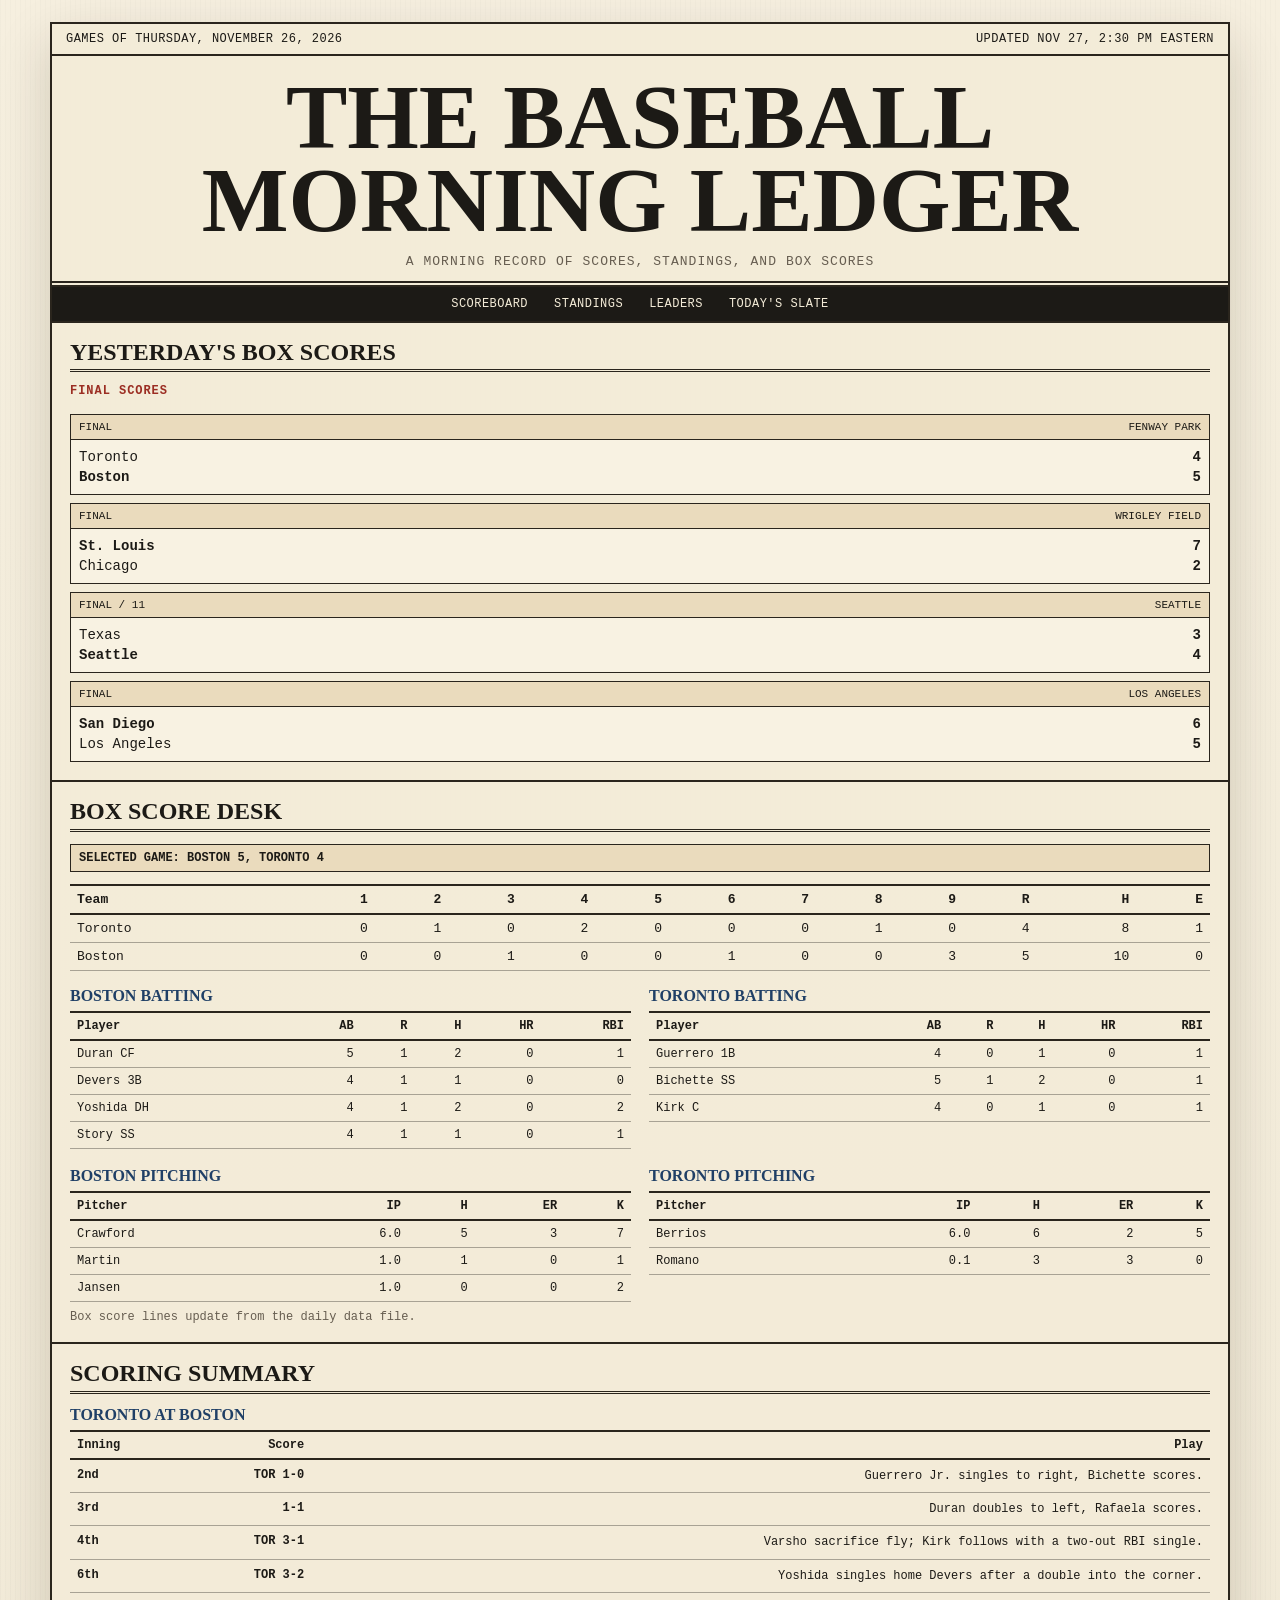
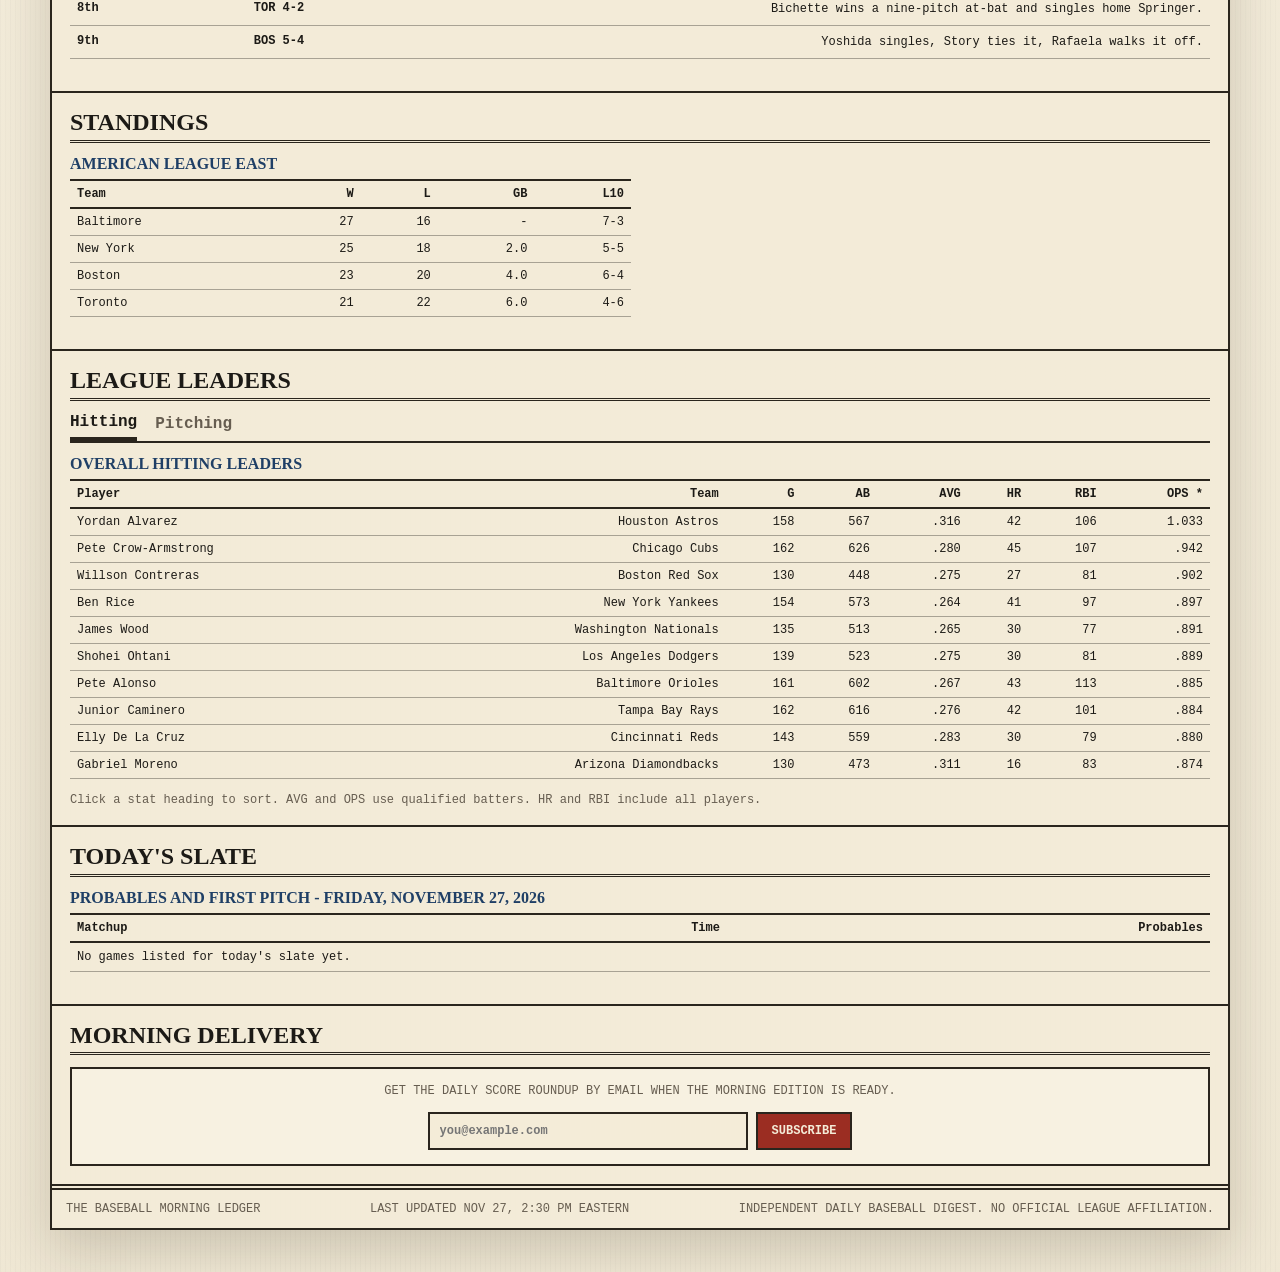
<file: index.html>
<!doctype html>
<html lang="en">
  <head>
    <meta charset="utf-8">
    <meta name="viewport" content="width=device-width, initial-scale=1">
    <title>The Baseball Morning Ledger</title>
    <meta name="description" content="A morning record of scores, standings, box scores, leaders, and game logs.">
    <meta property="og:title" content="The Baseball Morning Ledger">
    <meta property="og:description" content="A morning record of scores, standings, box scores, leaders, and game logs.">
    <meta property="og:type" content="website">
    <meta property="og:url" content="https://baseballmorningledger.com/">
    <meta property="og:image" content="https://baseballmorningledger.com/social-card.png">
    <meta property="og:image:width" content="1200">
    <meta property="og:image:height" content="630">
    <meta name="twitter:card" content="summary_large_image">
    <meta name="twitter:title" content="The Baseball Morning Ledger">
    <meta name="twitter:description" content="A morning record of scores, standings, box scores, leaders, and game logs.">
    <meta name="twitter:image" content="https://baseballmorningledger.com/social-card.png">
    <link rel="icon" href="favicon.svg" type="image/svg+xml">
    <style>
      :root {
        --paper: #f4ecd8;
        --paper-deep: #eadbbd;
        --ink: #1c1a16;
        --muted: #665d50;
        --rule: #2a251d;
        --green: #194c35;
        --red: #9b2d22;
        --gold: #b48635;
        --blue: #1f3f66;
      }

      * {
        box-sizing: border-box;
      }

      body {
        margin: 0;
        color: var(--ink);
        background:
          linear-gradient(rgba(255,255,255,0.18), rgba(0,0,0,0.02)),
          repeating-linear-gradient(90deg, rgba(0,0,0,0.018) 0 1px, transparent 1px 5px),
          var(--paper);
        font-family: Georgia, "Times New Roman", serif;
      }

      a {
        color: inherit;
        text-decoration: none;
      }

      .page {
        width: min(1180px, calc(100% - 28px));
        margin: 22px auto 42px;
        border: 2px solid var(--rule);
        background: rgba(244, 236, 216, 0.92);
        box-shadow: 0 20px 50px rgba(38, 28, 13, 0.18);
      }

      .edition-bar,
      .nav {
        display: flex;
        justify-content: space-between;
        gap: 12px;
        padding: 8px 14px;
        border-bottom: 2px solid var(--rule);
        font-family: "Courier New", monospace;
        font-size: 12px;
        letter-spacing: 0.04em;
        text-transform: uppercase;
      }

      .masthead {
        padding: 20px 16px 12px;
        text-align: center;
        border-bottom: 6px double var(--rule);
      }

      h1 {
        margin: 0;
        font-size: clamp(42px, 8vw, 92px);
        line-height: 0.9;
        letter-spacing: 0;
        text-transform: uppercase;
      }

      .tagline {
        display: flex;
        justify-content: center;
        margin-top: 12px;
        color: var(--muted);
        font-family: "Courier New", monospace;
        font-size: 13px;
        letter-spacing: 0.08em;
        text-transform: uppercase;
      }

      .nav {
        justify-content: center;
        flex-wrap: wrap;
        background: var(--ink);
        color: var(--paper);
      }

      .nav a {
        padding: 2px 7px;
      }

      .kicker,
      .section-kicker {
        margin: 0 0 8px;
        color: var(--red);
        font-family: "Courier New", monospace;
        font-size: 12px;
        font-weight: 700;
        letter-spacing: 0.08em;
        text-transform: uppercase;
      }

      h2 {
        margin: 0 0 10px;
        font-size: clamp(32px, 5vw, 58px);
        line-height: 0.95;
      }

      .line-score {
        width: 100%;
        border-collapse: collapse;
        margin: 0 0 16px;
        font-family: "Courier New", monospace;
        font-size: 13px;
      }

      th,
      td {
        padding: 6px 7px;
        border-bottom: 1px solid rgba(28, 26, 22, 0.35);
        text-align: right;
        white-space: nowrap;
      }

      th:first-child,
      td:first-child {
        text-align: left;
      }

      th {
        border-top: 2px solid var(--rule);
        border-bottom: 2px solid var(--rule);
        font-weight: 700;
      }

      .scoreboard {
        display: grid;
        grid-template-columns: 1fr;
        gap: 8px;
        align-items: start;
      }

      .scoreboard-section {
        padding: 18px;
        border-bottom: 2px solid var(--rule);
      }

      .score-card {
        display: block;
        width: 100%;
        color: inherit;
        border: 1px solid var(--rule);
        background: rgba(255, 251, 239, 0.42);
        font: inherit;
        text-align: inherit;
        cursor: pointer;
      }

      .score-card {
        transition: color 140ms ease, background 140ms ease;
      }

      .score-card:hover,
      .score-card:focus-visible,
      .score-card.selected {
        color: var(--red);
        background: rgba(180, 134, 53, 0.14);
        outline: 2px solid rgba(155, 45, 34, 0.55);
        outline-offset: 3px;
      }

      .score-card.selected header {
        background: var(--ink);
        color: var(--paper);
      }

      .game-ledger-link {
        display: block;
        margin: 0 8px 8px;
        padding-top: 5px;
        border-top: 1px dotted rgba(28, 26, 22, 0.5);
        color: var(--blue);
        font-family: "Courier New", monospace;
        font-size: 11px;
        font-weight: 700;
        text-transform: uppercase;
      }

      .game-ledger-link:hover,
      .game-ledger-link:focus-visible {
        color: var(--red);
        outline: 1px solid rgba(155, 45, 34, 0.45);
        outline-offset: 2px;
      }

      .score-card header {
        display: flex;
        justify-content: space-between;
        align-items: center;
        gap: 10px;
        padding: 6px 8px;
        border-bottom: 1px solid var(--rule);
        background: var(--paper-deep);
        font-family: "Courier New", monospace;
        font-size: 11px;
        text-transform: uppercase;
      }

      .teams {
        padding: 7px 8px;
        font-family: "Courier New", monospace;
        font-size: 14px;
      }

      .team-row {
        display: grid;
        grid-template-columns: 1fr auto;
        gap: 12px;
        padding: 2px 0;
        align-items: baseline;
      }

      .team-row span {
        overflow: hidden;
        text-overflow: ellipsis;
        white-space: nowrap;
      }

      .winner {
        font-weight: 700;
      }

      .content-grid {
        display: grid;
        grid-template-columns: 1fr;
        gap: 18px;
        padding: 18px;
      }

      .team-box-grid {
        display: grid;
        grid-template-columns: 1fr 1fr;
        gap: 18px;
        align-items: start;
      }

      .team-box-grid .data-table {
        margin-bottom: 0;
        min-width: 0;
      }

      section {
        min-width: 0;
      }

      .section-title {
        margin: 0 0 12px;
        padding-bottom: 6px;
        border-bottom: 3px double var(--rule);
        font-size: 24px;
        text-transform: uppercase;
      }

      .data-table {
        width: 100%;
        border-collapse: collapse;
        margin-bottom: 14px;
        font-family: "Courier New", monospace;
        font-size: 12px;
      }

      .data-table caption {
        padding: 0 0 6px;
        text-align: left;
        color: var(--blue);
        font-family: Georgia, "Times New Roman", serif;
        font-size: 16px;
        font-weight: 700;
        text-transform: uppercase;
      }

      .small-note {
        margin: 8px 0 0;
        color: var(--muted);
        font-family: "Courier New", monospace;
        font-size: 12px;
      }

      .selected-game-label {
        margin: 0 0 12px;
        padding: 6px 8px;
        border: 1px solid var(--rule);
        background: var(--paper-deep);
        font-family: "Courier New", monospace;
        font-size: 12px;
        font-weight: 700;
        text-transform: uppercase;
      }

      .standings-snapshot {
        display: grid;
        grid-template-columns: 1fr 1fr;
        gap: 18px;
      }

      .standings-league {
        min-width: 0;
      }

      .standings-league-title {
        margin: 0 0 10px;
        padding: 5px 7px;
        border: 2px solid var(--rule);
        background: var(--ink);
        color: var(--paper);
        font-family: "Courier New", monospace;
        font-size: 13px;
        text-transform: uppercase;
      }

      .leader-controls {
        display: flex;
        gap: 18px;
        margin-bottom: 12px;
        border-bottom: 2px solid var(--rule);
        font-family: "Courier New", monospace;
        text-transform: uppercase;
      }

      .leader-tab,
      .sortable-heading {
        appearance: none;
        border: 0;
        background: transparent;
        color: inherit;
        font: inherit;
        font-weight: 700;
        cursor: pointer;
      }

      .leader-tab {
        padding: 0 0 6px;
        color: var(--muted);
      }

      .leader-tab.active {
        color: var(--ink);
        border-bottom: 4px solid var(--rule);
      }

      .sortable-heading {
        width: 100%;
        padding: 0;
        text-align: inherit;
        line-height: inherit;
      }

      .sortable-heading:hover,
      .sortable-heading:focus-visible {
        color: var(--red);
        outline: 0;
      }

      .leader-tab:hover,
      .leader-tab:focus-visible {
        color: var(--red);
        outline: 0;
      }

      .summary-play {
        line-height: 1.35;
        white-space: normal;
      }

      .scoring-log td {
        vertical-align: top;
        padding-top: 8px;
        padding-bottom: 8px;
      }

      .scoring-log td:first-child,
      .scoring-log td:nth-child(2) {
        font-weight: 700;
      }

      .morning-grid {
        display: grid;
        grid-template-columns: 1.15fr 0.85fr;
        gap: 18px;
        padding: 18px;
        border-top: 2px solid var(--rule);
      }

      .full-span {
        grid-column: 1 / -1;
      }

      .subscribe-panel {
        display: grid;
        grid-template-columns: 1fr;
        gap: 12px;
        justify-items: center;
        padding: 14px;
        border: 2px solid var(--rule);
        background: rgba(255, 251, 239, 0.34);
        text-align: center;
      }

      .subscribe-panel p {
        margin: 0;
        color: var(--muted);
        font-family: "Courier New", monospace;
        font-size: 12px;
        line-height: 1.4;
        text-transform: uppercase;
      }

      .subscribe-form {
        display: flex;
        gap: 8px;
        align-items: center;
        justify-content: center;
        width: 100%;
      }

      .subscribe-form input {
        min-width: min(320px, 48vw);
        height: 38px;
        padding: 8px 10px;
        border: 2px solid var(--rule);
        background: var(--paper);
        color: var(--ink);
        font: 700 12px "Courier New", monospace;
      }

      .subscribe-form button {
        height: 38px;
        padding: 0 14px;
        border: 2px solid var(--rule);
        background: var(--red);
        color: var(--paper);
        font: 700 12px "Courier New", monospace;
        text-transform: uppercase;
        cursor: pointer;
      }

      .subscribe-form button:hover,
      .subscribe-form button:focus-visible {
        background: var(--ink);
        outline: 2px solid rgba(155, 45, 34, 0.45);
        outline-offset: 2px;
      }

      .hidden-field {
        display: none;
      }

      .footer {
        display: flex;
        flex-wrap: wrap;
        justify-content: space-between;
        gap: 12px;
        padding: 12px 14px;
        border-top: 6px double var(--rule);
        color: var(--muted);
        font-family: "Courier New", monospace;
        font-size: 12px;
        text-transform: uppercase;
      }

      @media (max-width: 880px) {
        .content-grid {
          grid-template-columns: 1fr;
        }

        .morning-grid {
          grid-template-columns: 1fr;
        }

        .standings-snapshot {
          grid-template-columns: 1fr;
        }

        .scoreboard {
          grid-template-columns: 1fr;
        }

        .team-box-grid {
          grid-template-columns: 1fr;
        }
      }

      @media (max-width: 560px) {
        .page {
          width: 100%;
          margin: 0;
          border-left: 0;
          border-right: 0;
          box-shadow: none;
        }

        .edition-bar,
        .footer {
          flex-direction: column;
          gap: 5px;
          padding: 9px 10px;
          font-size: 10px;
          line-height: 1.3;
          text-align: center;
          align-items: center;
        }

        .masthead {
          padding: 14px 10px 10px;
        }

        h1 {
          font-size: 34px;
          line-height: 0.95;
        }

        .tagline {
          padding: 0 12px;
          font-size: 10px;
          line-height: 1.35;
        }

        .nav {
          display: grid;
          grid-template-columns: 1fr 1fr;
          gap: 0;
          padding: 0;
        }

        .nav a {
          display: flex;
          align-items: center;
          justify-content: center;
          min-height: 42px;
          padding: 8px 6px;
          border: 1px solid rgba(244, 236, 216, 0.25);
          text-align: center;
        }

        .scoreboard-section,
        .content-grid,
        .morning-grid {
          padding: 12px 10px;
        }

        .scoreboard {
          gap: 12px;
        }

        .score-card header,
        .game-ledger-link {
          font-size: 10px;
        }

        .teams {
          font-size: 13px;
        }

        .section-title {
          font-size: 20px;
        }

        section {
          overflow-x: auto;
        }

        .line-score,
        .data-table {
          min-width: 480px;
        }

        .scoring-log {
          min-width: 0;
        }

        .scoring-log th:nth-child(1),
        .scoring-log td:nth-child(1) {
          min-width: 58px;
        }

        .scoring-log th:nth-child(2),
        .scoring-log td:nth-child(2) {
          min-width: 86px;
        }

        th,
        td {
          padding: 5px 4px;
          font-size: 10px;
        }

        .leader-controls {
          gap: 14px;
          overflow-x: auto;
          padding-bottom: 1px;
          white-space: nowrap;
        }

        .subscribe-panel {
          grid-template-columns: 1fr;
          gap: 10px;
          padding: 12px;
        }

        .subscribe-form {
          display: grid;
          grid-template-columns: 1fr;
        }

        .subscribe-form input,
        .subscribe-form button {
          width: 100%;
          min-width: 0;
        }

      }
    </style>
  </head>
  <body>
    <main id="top" class="page">
      <div class="edition-bar">
        <span>Morning Edition</span>
        <span>Loading latest update...</span>
      </div>

      <header class="masthead">
        <h1>The Baseball Morning Ledger</h1>
        <div class="tagline">
          <span>A Morning Record Of Scores, Standings, And Box Scores</span>
        </div>
      </header>

      <nav class="nav" aria-label="Primary navigation">
        <a href="#scoreboard">Scoreboard</a>
        <a href="#standings">Standings</a>
        <a href="leaders.html">Leaders</a>
        <a href="#today-slate">Today's Slate</a>
      </nav>

      <section class="scoreboard-section">
        <h2 class="section-title">Yesterday's Box Scores</h2>
        <div id="scoreboard" class="scoreboard" aria-label="Yesterday scoreboard">
          <p class="section-kicker">Final Scores</p>
          <div class="score-card">
            <header><span>Final</span><span>Fenway Park</span></header>
            <div class="teams">
              <div class="team-row"><span>Toronto</span><strong>4</strong></div>
              <div class="team-row winner"><span>Boston</span><strong>5</strong></div>
            </div>
          </div>
          <div class="score-card">
            <header><span>Final</span><span>Wrigley Field</span></header>
            <div class="teams">
              <div class="team-row winner"><span>St. Louis</span><strong>7</strong></div>
              <div class="team-row"><span>Chicago</span><strong>2</strong></div>
            </div>
          </div>
          <div class="score-card">
            <header><span>Final / 11</span><span>Seattle</span></header>
            <div class="teams">
              <div class="team-row"><span>Texas</span><strong>3</strong></div>
              <div class="team-row winner"><span>Seattle</span><strong>4</strong></div>
            </div>
          </div>
          <div class="score-card">
            <header><span>Final</span><span>Los Angeles</span></header>
            <div class="teams">
              <div class="team-row winner"><span>San Diego</span><strong>6</strong></div>
              <div class="team-row"><span>Los Angeles</span><strong>5</strong></div>
            </div>
          </div>
        </div>
      </section>

      <div class="content-grid">
        <section id="box-score">
          <h2 class="section-title">Box Score Desk</h2>
          <p id="selected-game-label" class="selected-game-label">Selected Game: Boston 5, Toronto 4</p>
          <table class="line-score" aria-label="Selected game line score">
            <thead>
              <tr>
                <th>Team</th>
                <th>1</th>
                <th>2</th>
                <th>3</th>
                <th>4</th>
                <th>5</th>
                <th>6</th>
                <th>7</th>
                <th>8</th>
                <th>9</th>
                <th>R</th>
                <th>H</th>
                <th>E</th>
              </tr>
            </thead>
            <tbody>
              <tr>
                <td>Toronto</td>
                <td>0</td><td>1</td><td>0</td><td>2</td><td>0</td><td>0</td><td>0</td><td>1</td><td>0</td>
                <td>4</td><td>8</td><td>1</td>
              </tr>
              <tr>
                <td>Boston</td>
                <td>0</td><td>0</td><td>1</td><td>0</td><td>0</td><td>1</td><td>0</td><td>0</td><td>3</td>
                <td>5</td><td>10</td><td>0</td>
              </tr>
            </tbody>
          </table>
          <div class="team-box-grid">
            <table id="away-batting-box-table" class="data-table">
                <caption>Boston Batting</caption>
                <thead>
                  <tr><th>Player</th><th>AB</th><th>R</th><th>H</th><th>HR</th><th>RBI</th></tr>
                </thead>
                <tbody>
                  <tr><td>Duran CF</td><td>5</td><td>1</td><td>2</td><td>0</td><td>1</td></tr>
                  <tr><td>Devers 3B</td><td>4</td><td>1</td><td>1</td><td>0</td><td>0</td></tr>
                  <tr><td>Yoshida DH</td><td>4</td><td>1</td><td>2</td><td>0</td><td>2</td></tr>
                  <tr><td>Story SS</td><td>4</td><td>1</td><td>1</td><td>0</td><td>1</td></tr>
                </tbody>
              </table>

            <table id="home-batting-box-table" class="data-table">
                <caption>Toronto Batting</caption>
                <thead>
                  <tr><th>Player</th><th>AB</th><th>R</th><th>H</th><th>HR</th><th>RBI</th></tr>
                </thead>
                <tbody>
                  <tr><td>Guerrero 1B</td><td>4</td><td>0</td><td>1</td><td>0</td><td>1</td></tr>
                  <tr><td>Bichette SS</td><td>5</td><td>1</td><td>2</td><td>0</td><td>1</td></tr>
                  <tr><td>Kirk C</td><td>4</td><td>0</td><td>1</td><td>0</td><td>1</td></tr>
                </tbody>
              </table>

            <table id="away-pitching-box-table" class="data-table">
                <caption>Boston Pitching</caption>
                <thead>
                  <tr><th>Pitcher</th><th>IP</th><th>H</th><th>ER</th><th>K</th></tr>
                </thead>
                <tbody>
                  <tr><td>Crawford</td><td>6.0</td><td>5</td><td>3</td><td>7</td></tr>
                  <tr><td>Martin</td><td>1.0</td><td>1</td><td>0</td><td>1</td></tr>
                  <tr><td>Jansen</td><td>1.0</td><td>0</td><td>0</td><td>2</td></tr>
                </tbody>
              </table>

            <table id="home-pitching-box-table" class="data-table">
                <caption>Toronto Pitching</caption>
                <thead>
                  <tr><th>Pitcher</th><th>IP</th><th>H</th><th>ER</th><th>K</th></tr>
                </thead>
                <tbody>
                  <tr><td>Berrios</td><td>6.0</td><td>6</td><td>2</td><td>5</td></tr>
                  <tr><td>Romano</td><td>0.1</td><td>3</td><td>3</td><td>0</td></tr>
                </tbody>
              </table>
          </div>
          <p id="box-score-note" class="small-note">Box score lines update from the daily data file.</p>
        </section>

      </div>

      <div class="morning-grid">
        <section class="full-span">
          <h2 id="scoring-summary" class="section-title">Scoring Summary</h2>
          <table id="scoring-summary-table" class="data-table scoring-log">
            <caption>Toronto at Boston</caption>
            <thead>
              <tr><th>Inning</th><th>Score</th><th>Play</th></tr>
            </thead>
            <tbody>
              <tr>
                <td>2nd</td>
                <td>TOR 1-0</td>
                <td class="summary-play">Guerrero Jr. singles to right, Bichette scores.</td>
              </tr>
              <tr>
                <td>3rd</td>
                <td>1-1</td>
                <td class="summary-play">Duran doubles to left, Rafaela scores.</td>
              </tr>
              <tr>
                <td>4th</td>
                <td>TOR 3-1</td>
                <td class="summary-play">Varsho sacrifice fly; Kirk follows with a two-out RBI single.</td>
              </tr>
              <tr>
                <td>6th</td>
                <td>TOR 3-2</td>
                <td class="summary-play">Yoshida singles home Devers after a double into the corner.</td>
              </tr>
              <tr>
                <td>8th</td>
                <td>TOR 4-2</td>
                <td class="summary-play">Bichette wins a nine-pitch at-bat and singles home Springer.</td>
              </tr>
              <tr>
                <td>9th</td>
                <td>BOS 5-4</td>
                <td class="summary-play">Yoshida singles, Story ties it, Rafaela walks it off.</td>
              </tr>
            </tbody>
          </table>
        </section>

      </div>

      <div class="morning-grid">
        <section id="standings" class="full-span">
          <h2 class="section-title">Standings</h2>
          <div id="standings-snapshot" class="standings-snapshot">
            <table class="data-table">
              <caption>American League East</caption>
              <thead>
                <tr><th>Team</th><th>W</th><th>L</th><th>GB</th><th>L10</th></tr>
              </thead>
              <tbody>
                <tr><td>Baltimore</td><td>27</td><td>16</td><td>-</td><td>7-3</td></tr>
                <tr><td>New York</td><td>25</td><td>18</td><td>2.0</td><td>5-5</td></tr>
                <tr><td>Boston</td><td>23</td><td>20</td><td>4.0</td><td>6-4</td></tr>
                <tr><td>Toronto</td><td>21</td><td>22</td><td>6.0</td><td>4-6</td></tr>
              </tbody>
            </table>
          </div>
        </section>
      </div>

      <div class="morning-grid">
        <section id="leaders" class="full-span">
          <h2 class="section-title">League Leaders</h2>
          <div class="leader-controls" aria-label="Leader category tabs">
            <button id="hitting-leaders-tab" class="leader-tab active" type="button">Hitting</button>
            <button id="pitching-leaders-tab" class="leader-tab" type="button">Pitching</button>
          </div>
          <table id="leaders-table" class="data-table">
            <caption>Overall Hitting Leaders</caption>
            <thead>
              <tr><th>Player</th><th>Team</th><th>G</th><th>AB</th><th>AVG</th><th>HR</th><th>RBI</th><th>OPS</th></tr>
            </thead>
            <tbody>
              <tr><td>Ramirez</td><td>CLE</td><td>10</td><td>38</td><td>.421</td><td>5</td><td>9</td><td>1.218</td></tr>
            </tbody>
          </table>
          <p id="leaders-note" class="small-note">Click a stat heading to sort. Rate stats use qualified players; counting stats include all players.</p>
        </section>
      </div>

      <div class="morning-grid">
        <section class="full-span">
          <h2 id="today-slate" class="section-title">Today's Slate</h2>
          <table id="today-slate-table" class="data-table">
            <caption>Probables And First Pitch</caption>
            <thead>
              <tr><th>Matchup</th><th>Time</th><th>Probables</th></tr>
            </thead>
            <tbody>
              <tr><td>Toronto at Boston</td><td>1:35 PM</td><td>Gausman vs Bello</td></tr>
              <tr><td>Texas at Seattle</td><td>4:10 PM</td><td>Eovaldi vs Kirby</td></tr>
              <tr><td>St. Louis at Chicago</td><td>7:05 PM</td><td>Gray vs Steele</td></tr>
              <tr><td>San Diego at Los Angeles</td><td>10:10 PM</td><td>Darvish vs Yamamoto</td></tr>
            </tbody>
          </table>
        </section>

      </div>

      <div class="morning-grid">
        <section id="subscribe" class="full-span">
          <h2 class="section-title">Morning Delivery</h2>
          <div class="subscribe-panel">
            <div>
              <p>Get the daily score roundup by email when the morning edition is ready.</p>
            </div>
            <form id="subscribe-form" class="subscribe-form embeddable-buttondown-form" method="POST" action="https://buttondown.com/api/emails/embed-subscribe/baseballmorningledger">
              <input type="hidden" name="embed" value="1">
              <label class="hidden-field" for="bd-email">Email</label>
              <input id="bd-email" type="email" name="email" placeholder="you@example.com" autocomplete="email" required>
              <button type="submit">Subscribe</button>
            </form>
          </div>
        </section>
      </div>

      <footer class="footer">
        <span>The Baseball Morning Ledger</span>
        <span id="last-updated">No official league affiliation</span>
        <span>Independent daily baseball digest. No official league affiliation.</span>
      </footer>
    </main>
    <script src="data/yesterday-data.js"></script>
    <script src="assets-ledger.js?v=20260519-scoreboard"></script>
  </body>
</html>
</file>
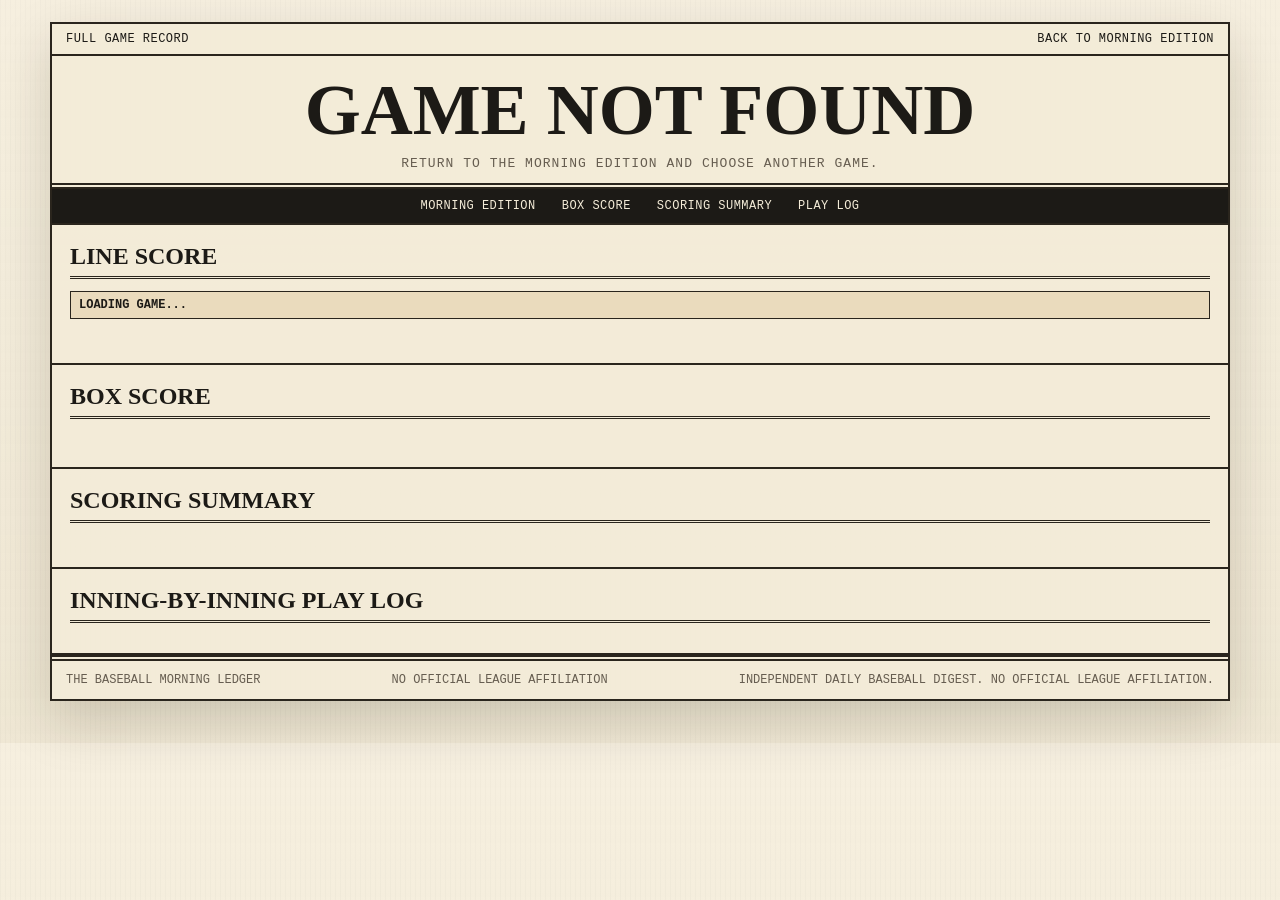
<file: game.html>
<!doctype html>
<html lang="en">
  <head>
    <meta charset="utf-8">
    <meta name="viewport" content="width=device-width, initial-scale=1">
    <title>Full Game Record - The Baseball Morning Ledger</title>
    <meta name="description" content="Full game record with line score, box score, scoring summary, and inning-by-inning play log.">
    <meta property="og:title" content="Full Game Record - The Baseball Morning Ledger">
    <meta property="og:description" content="Line score, box score, scoring summary, and inning-by-inning play log.">
    <meta property="og:type" content="website">
    <meta property="og:url" content="https://baseballmorningledger.com/game.html">
    <meta property="og:image" content="https://baseballmorningledger.com/social-card.png">
    <meta property="og:image:width" content="1200">
    <meta property="og:image:height" content="630">
    <meta name="twitter:card" content="summary_large_image">
    <meta name="twitter:title" content="Full Game Record - The Baseball Morning Ledger">
    <meta name="twitter:description" content="Line score, box score, scoring summary, and inning-by-inning play log.">
    <meta name="twitter:image" content="https://baseballmorningledger.com/social-card.png">
    <link rel="icon" href="favicon.svg" type="image/svg+xml">
    <link rel="stylesheet" href="ledger.css">
  </head>
  <body>
    <main id="top" class="page">
      <div class="edition-bar">
        <span>Full Game Record</span>
        <span><a href="index.html">Back To Morning Edition</a></span>
      </div>

      <header class="masthead">
        <h1 id="game-title">Full Game Record</h1>
        <div class="tagline">
          <span id="game-subtitle">Full box score and scoring log</span>
        </div>
      </header>

      <nav class="nav" aria-label="Game navigation">
        <a href="index.html">Morning Edition</a>
        <a href="#box-score">Box Score</a>
        <a href="#scoring-summary">Scoring Summary</a>
        <a href="#play-log">Play Log</a>
      </nav>

      <section class="scoreboard-section">
        <h2 class="section-title">Line Score</h2>
        <p id="game-status" class="selected-game-label">Loading game...</p>
        <table id="game-line-score" class="line-score" aria-label="Game line score"></table>
      </section>

      <div class="content-grid">
        <section id="box-score">
          <h2 class="section-title">Box Score</h2>
          <div class="team-box-grid">
            <table id="game-away-batting" class="data-table"></table>
            <table id="game-home-batting" class="data-table"></table>
            <table id="game-away-pitching" class="data-table"></table>
            <table id="game-home-pitching" class="data-table"></table>
          </div>
        </section>
      </div>

      <div class="morning-grid">
        <section class="full-span">
          <h2 id="scoring-summary" class="section-title">Scoring Summary</h2>
          <table id="game-scoring-summary" class="data-table scoring-log"></table>
        </section>
      </div>

      <div class="morning-grid">
        <section class="full-span">
          <h2 id="play-log" class="section-title">Inning-By-Inning Play Log</h2>
          <div id="game-play-log" class="play-log"></div>
        </section>
      </div>

      <footer class="footer">
        <span>The Baseball Morning Ledger</span>
        <span id="last-updated">No official league affiliation</span>
        <span>Independent daily baseball digest. No official league affiliation.</span>
      </footer>
    </main>

    <script src="data/yesterday-data.js"></script>
    <script src="game-ledger.js"></script>
  </body>
</html>
</file>
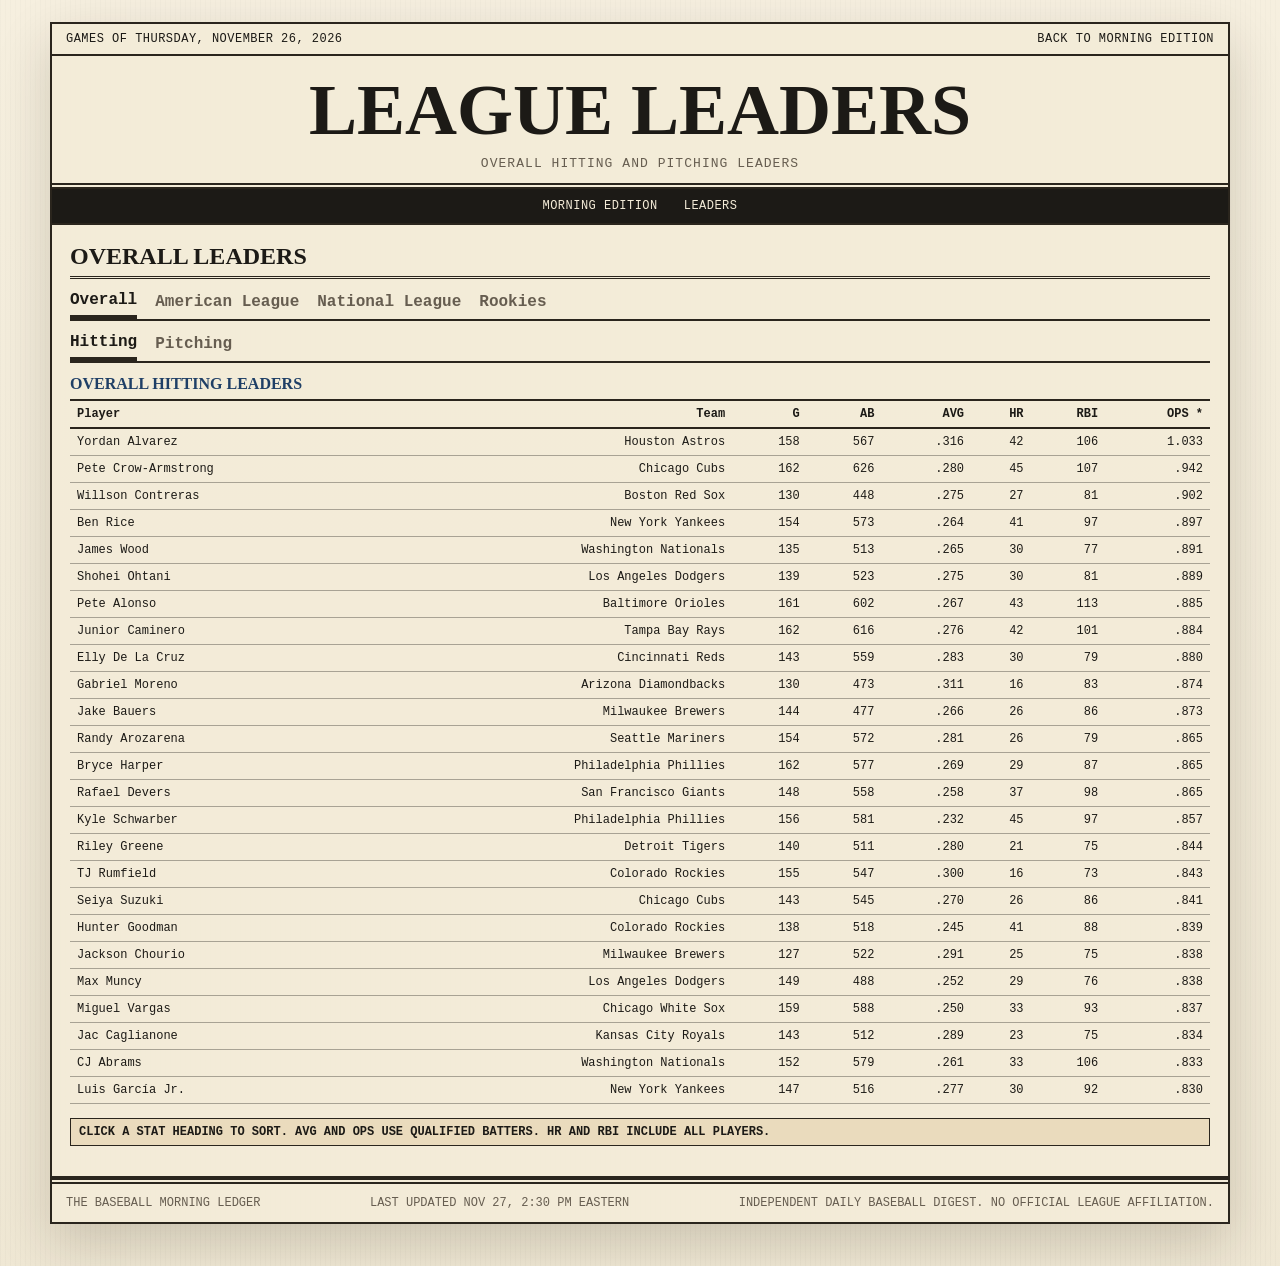
<file: leaders.html>
<!doctype html>
<html lang="en">
  <head>
    <meta charset="utf-8">
    <meta name="viewport" content="width=device-width, initial-scale=1">
    <title>Leaders - The Baseball Morning Ledger</title>
    <meta name="description" content="Sortable hitting, pitching, league, and rookie leaders from The Baseball Morning Ledger.">
    <meta property="og:title" content="Leaders - The Baseball Morning Ledger">
    <meta property="og:description" content="Sortable hitting, pitching, league, and rookie leaders.">
    <meta property="og:type" content="website">
    <meta property="og:url" content="https://baseballmorningledger.com/leaders.html">
    <meta property="og:image" content="https://baseballmorningledger.com/social-card.png">
    <meta property="og:image:width" content="1200">
    <meta property="og:image:height" content="630">
    <meta name="twitter:card" content="summary_large_image">
    <meta name="twitter:title" content="Leaders - The Baseball Morning Ledger">
    <meta name="twitter:description" content="Sortable hitting, pitching, league, and rookie leaders.">
    <meta name="twitter:image" content="https://baseballmorningledger.com/social-card.png">
    <link rel="icon" href="favicon.svg" type="image/svg+xml">
    <link rel="stylesheet" href="ledger.css?v=20260609-pitching-roles">
  </head>
  <body>
    <main id="top" class="page">
      <div class="edition-bar">
        <span>League Leaders</span>
        <span><a href="index.html">Back To Morning Edition</a></span>
      </div>

      <header class="masthead">
        <h1>League Leaders</h1>
        <div class="tagline">
          <span>Overall hitting and pitching leaders</span>
        </div>
      </header>

      <nav class="nav" aria-label="Leaders navigation">
        <a href="index.html">Morning Edition</a>
        <a href="#leaders">Leaders</a>
      </nav>

      <section id="leaders" class="scoreboard-section">
        <h2 class="section-title">Overall Leaders</h2>
        <div class="leader-controls" aria-label="League filter tabs">
          <button id="overall-leaders-tab" class="leader-tab active" type="button">Overall</button>
          <button id="al-leaders-tab" class="leader-tab" type="button">American League</button>
          <button id="nl-leaders-tab" class="leader-tab" type="button">National League</button>
          <button id="rookie-leaders-tab" class="leader-tab" type="button">Rookies</button>
        </div>
        <div class="leader-controls" aria-label="Leader category tabs">
          <button id="hitting-leaders-tab" class="leader-tab active" type="button">Hitting</button>
          <button id="pitching-leaders-tab" class="leader-tab" type="button">Pitching</button>
        </div>
        <div id="pitching-role-controls" class="leader-controls is-hidden" aria-label="Pitching role tabs">
          <button id="starter-pitchers-tab" class="leader-tab active" type="button">Starters</button>
          <button id="relief-pitchers-tab" class="leader-tab" type="button">Relievers</button>
          <button id="all-pitchers-tab" class="leader-tab" type="button">All Pitchers</button>
        </div>
        <table id="leaders-table" class="data-table">
          <caption>Overall Hitting Leaders</caption>
          <thead>
            <tr><th>Player</th><th>Team</th><th>G</th><th>AB</th><th>AVG</th><th>HR</th><th>RBI</th><th>OPS</th></tr>
          </thead>
          <tbody>
            <tr><td colspan="8" class="summary-play">Loading leaders...</td></tr>
          </tbody>
        </table>
        <p id="leaders-note" class="selected-game-label">Click a stat heading to sort. Rate stats use qualified players; counting stats include all players.</p>
      </section>

      <footer class="footer">
        <span>The Baseball Morning Ledger</span>
        <span id="last-updated">No official league affiliation</span>
        <span>Independent daily baseball digest. No official league affiliation.</span>
      </footer>
    </main>

    <script src="data/yesterday-data.js"></script>
    <script src="leaders-page.js?v=20260609-pitching-roles"></script>
  </body>
</html>
</file>
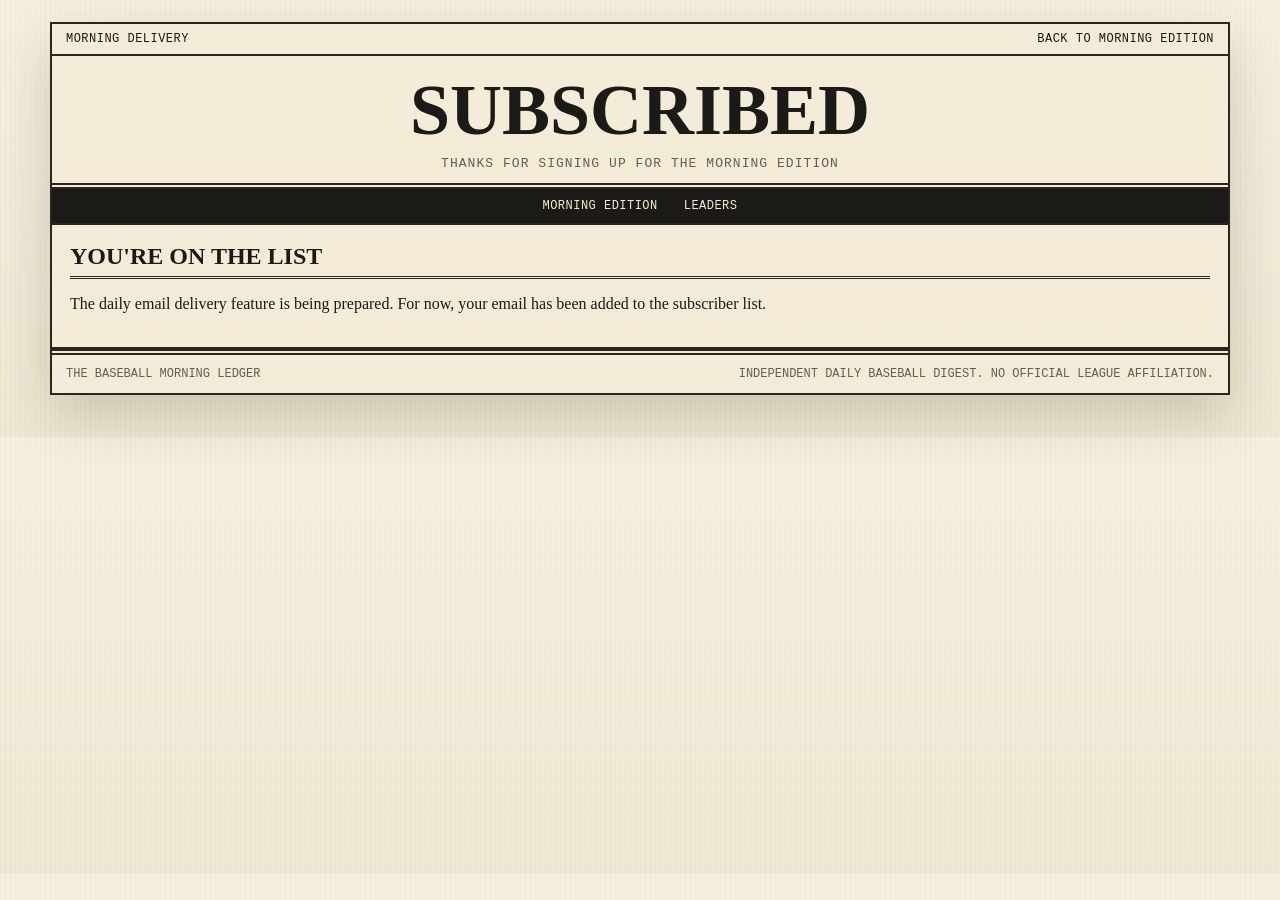
<file: thanks.html>
<!doctype html>
<html lang="en">
  <head>
    <meta charset="utf-8">
    <meta name="viewport" content="width=device-width, initial-scale=1">
    <title>Subscribed - The Baseball Morning Ledger</title>
    <meta name="description" content="Thanks for subscribing to The Baseball Morning Ledger.">
    <meta property="og:title" content="The Baseball Morning Ledger">
    <meta property="og:description" content="A morning record of scores, standings, box scores, leaders, and game logs.">
    <meta property="og:type" content="website">
    <meta property="og:url" content="https://baseballmorningledger.com/thanks.html">
    <meta property="og:image" content="https://baseballmorningledger.com/social-card.png">
    <meta property="og:image:width" content="1200">
    <meta property="og:image:height" content="630">
    <meta name="twitter:card" content="summary_large_image">
    <meta name="twitter:title" content="The Baseball Morning Ledger">
    <meta name="twitter:description" content="A morning record of scores, standings, box scores, leaders, and game logs.">
    <meta name="twitter:image" content="https://baseballmorningledger.com/social-card.png">
    <link rel="icon" href="favicon.svg" type="image/svg+xml">
    <link rel="stylesheet" href="ledger.css">
  </head>
  <body>
    <main id="top" class="page">
      <div class="edition-bar">
        <span>Morning Delivery</span>
        <span><a href="index.html">Back To Morning Edition</a></span>
      </div>

      <header class="masthead">
        <h1>Subscribed</h1>
        <div class="tagline">
          <span>Thanks For Signing Up For The Morning Edition</span>
        </div>
      </header>

      <nav class="nav" aria-label="Primary navigation">
        <a href="index.html">Morning Edition</a>
        <a href="leaders.html">Leaders</a>
      </nav>

      <section class="content-grid">
        <div class="full-span">
          <h2 class="section-title">You're On The List</h2>
          <p class="small-note">The daily email delivery feature is being prepared. For now, your email has been added to the subscriber list.</p>
        </div>
      </section>

      <footer class="footer">
        <span>The Baseball Morning Ledger</span>
        <span>Independent daily baseball digest. No official league affiliation.</span>
      </footer>
    </main>
  </body>
</html>
</file>
<file: ledger.css>
:root {
  --paper: #f4ecd8;
  --paper-deep: #eadbbd;
  --ink: #1c1a16;
  --muted: #665d50;
  --rule: #2a251d;
  --red: #9b2d22;
  --blue: #1f3f66;
}

* {
  box-sizing: border-box;
}

body {
  margin: 0;
  color: var(--ink);
  background:
    linear-gradient(rgba(255,255,255,0.18), rgba(0,0,0,0.02)),
    repeating-linear-gradient(90deg, rgba(0,0,0,0.018) 0 1px, transparent 1px 5px),
    var(--paper);
  font-family: Georgia, "Times New Roman", serif;
}

a {
  color: inherit;
  text-decoration: none;
}

.page {
  width: min(1180px, calc(100% - 28px));
  margin: 22px auto 42px;
  border: 2px solid var(--rule);
  background: rgba(244, 236, 216, 0.92);
  box-shadow: 0 20px 50px rgba(38, 28, 13, 0.18);
}

.edition-bar,
.nav {
  display: flex;
  justify-content: space-between;
  gap: 12px;
  padding: 8px 14px;
  border-bottom: 2px solid var(--rule);
  font-family: "Courier New", monospace;
  font-size: 12px;
  letter-spacing: 0.04em;
  text-transform: uppercase;
}

.masthead {
  padding: 20px 16px 12px;
  text-align: center;
  border-bottom: 6px double var(--rule);
}

h1 {
  margin: 0;
  font-size: clamp(34px, 6vw, 72px);
  line-height: 0.95;
  letter-spacing: 0;
  text-transform: uppercase;
}

.tagline {
  display: flex;
  justify-content: center;
  margin-top: 12px;
  color: var(--muted);
  font-family: "Courier New", monospace;
  font-size: 13px;
  letter-spacing: 0.08em;
  text-transform: uppercase;
}

.nav {
  justify-content: center;
  flex-wrap: wrap;
  background: var(--ink);
  color: var(--paper);
}

.nav a {
  padding: 2px 7px;
}

.scoreboard-section,
.content-grid,
.morning-grid {
  padding: 18px;
  border-bottom: 2px solid var(--rule);
}

.content-grid,
.morning-grid {
  display: grid;
  grid-template-columns: 1fr;
  gap: 18px;
}

.team-box-grid {
  display: grid;
  grid-template-columns: 1fr 1fr;
  gap: 18px;
  align-items: start;
}

.team-box-grid .data-table {
  margin-bottom: 0;
  min-width: 0;
}

.full-span {
  grid-column: 1 / -1;
}

.section-title {
  margin: 0 0 12px;
  padding-bottom: 6px;
  border-bottom: 3px double var(--rule);
  font-size: 24px;
  text-transform: uppercase;
}

.selected-game-label {
  margin: 0 0 12px;
  padding: 6px 8px;
  border: 1px solid var(--rule);
  background: var(--paper-deep);
  font-family: "Courier New", monospace;
  font-size: 12px;
  font-weight: 700;
  text-transform: uppercase;
}

.line-score,
.data-table {
  width: 100%;
  border-collapse: collapse;
  margin: 0 0 14px;
  font-family: "Courier New", monospace;
  font-size: 12px;
}

.line-score {
  font-size: 13px;
}

th,
td {
  padding: 6px 7px;
  border-bottom: 1px solid rgba(28, 26, 22, 0.35);
  text-align: right;
  white-space: nowrap;
}

th:first-child,
td:first-child {
  text-align: left;
}

th {
  border-top: 2px solid var(--rule);
  border-bottom: 2px solid var(--rule);
  font-weight: 700;
}

.data-table caption {
  padding: 0 0 6px;
  text-align: left;
  color: var(--blue);
  font-family: Georgia, "Times New Roman", serif;
  font-size: 16px;
  font-weight: 700;
  text-transform: uppercase;
}

.summary-play {
  line-height: 1.35;
  white-space: normal;
}

.scoring-log td {
  vertical-align: top;
  padding-top: 8px;
  padding-bottom: 8px;
}

.scoring-log td:first-child,
.scoring-log td:nth-child(2) {
  font-weight: 700;
}

.play-log {
  display: grid;
  gap: 12px;
}

.play-half {
  border: 1px solid var(--rule);
  background: rgba(255, 251, 239, 0.28);
}

.play-half h3 {
  margin: 0;
  padding: 7px 9px;
  border-bottom: 1px solid var(--rule);
  background: var(--paper-deep);
  font-family: "Courier New", monospace;
  font-size: 13px;
  text-transform: uppercase;
}

.play-half ol {
  margin: 0;
  padding: 8px 8px 8px 32px;
  font-family: "Courier New", monospace;
  font-size: 12px;
}

.play-half li {
  padding: 4px 0;
  line-height: 1.35;
  white-space: normal;
}

.footer {
  display: flex;
  flex-wrap: wrap;
  justify-content: space-between;
  gap: 12px;
  padding: 12px 14px;
  border-top: 6px double var(--rule);
  color: var(--muted);
  font-family: "Courier New", monospace;
  font-size: 12px;
  text-transform: uppercase;
}

.leader-controls {
  display: flex;
  gap: 18px;
  margin-bottom: 12px;
  border-bottom: 2px solid var(--rule);
  font-family: "Courier New", monospace;
  text-transform: uppercase;
}

.is-hidden {
  display: none;
}

.leader-tab,
.sortable-heading {
  appearance: none;
  border: 0;
  background: transparent;
  color: inherit;
  font: inherit;
  cursor: pointer;
}

.leader-tab {
  padding: 0 0 6px;
  color: var(--muted);
  font-weight: 700;
}

.leader-tab.active {
  color: var(--ink);
  border-bottom: 4px solid var(--rule);
}

.sortable-heading {
  width: 100%;
  padding: 0;
  text-align: inherit;
  font-weight: 700;
}

.leader-tab:hover,
.leader-tab:focus-visible,
.sortable-heading:hover,
.sortable-heading:focus-visible {
  color: var(--red);
  outline: 0;
}

@media (max-width: 560px) {
  .page {
    width: 100%;
    margin: 0;
    border-left: 0;
    border-right: 0;
    box-shadow: none;
  }

  .edition-bar,
  .footer {
    flex-direction: column;
    gap: 5px;
    padding: 9px 10px;
    font-size: 10px;
    line-height: 1.3;
    text-align: center;
    align-items: center;
  }

  .masthead {
    padding: 14px 10px 10px;
  }

  h1 {
    font-size: 34px;
    line-height: 0.95;
  }

  .tagline {
    padding: 0 12px;
    font-size: 10px;
    line-height: 1.35;
  }

  .nav {
    display: grid;
    grid-template-columns: 1fr 1fr;
    gap: 0;
    padding: 0;
  }

  .nav a {
    display: flex;
    align-items: center;
    justify-content: center;
    min-height: 42px;
    padding: 8px 6px;
    border: 1px solid rgba(244, 236, 216, 0.25);
    text-align: center;
  }

  .scoreboard-section,
  .content-grid,
  .morning-grid {
    padding: 12px 10px;
  }

  section {
    overflow-x: auto;
  }

  .line-score,
  .data-table {
    min-width: 480px;
  }

  .scoring-log {
    min-width: 0;
  }

  .scoring-log th:nth-child(1),
  .scoring-log td:nth-child(1) {
    min-width: 58px;
  }

  .scoring-log th:nth-child(2),
  .scoring-log td:nth-child(2) {
    min-width: 86px;
  }

  th,
  td {
    padding: 5px 4px;
    font-size: 10px;
  }

  .leader-controls {
    gap: 14px;
    overflow-x: auto;
    padding-bottom: 1px;
    white-space: nowrap;
  }

  .team-box-grid {
    grid-template-columns: 1fr;
  }
}
</file>
